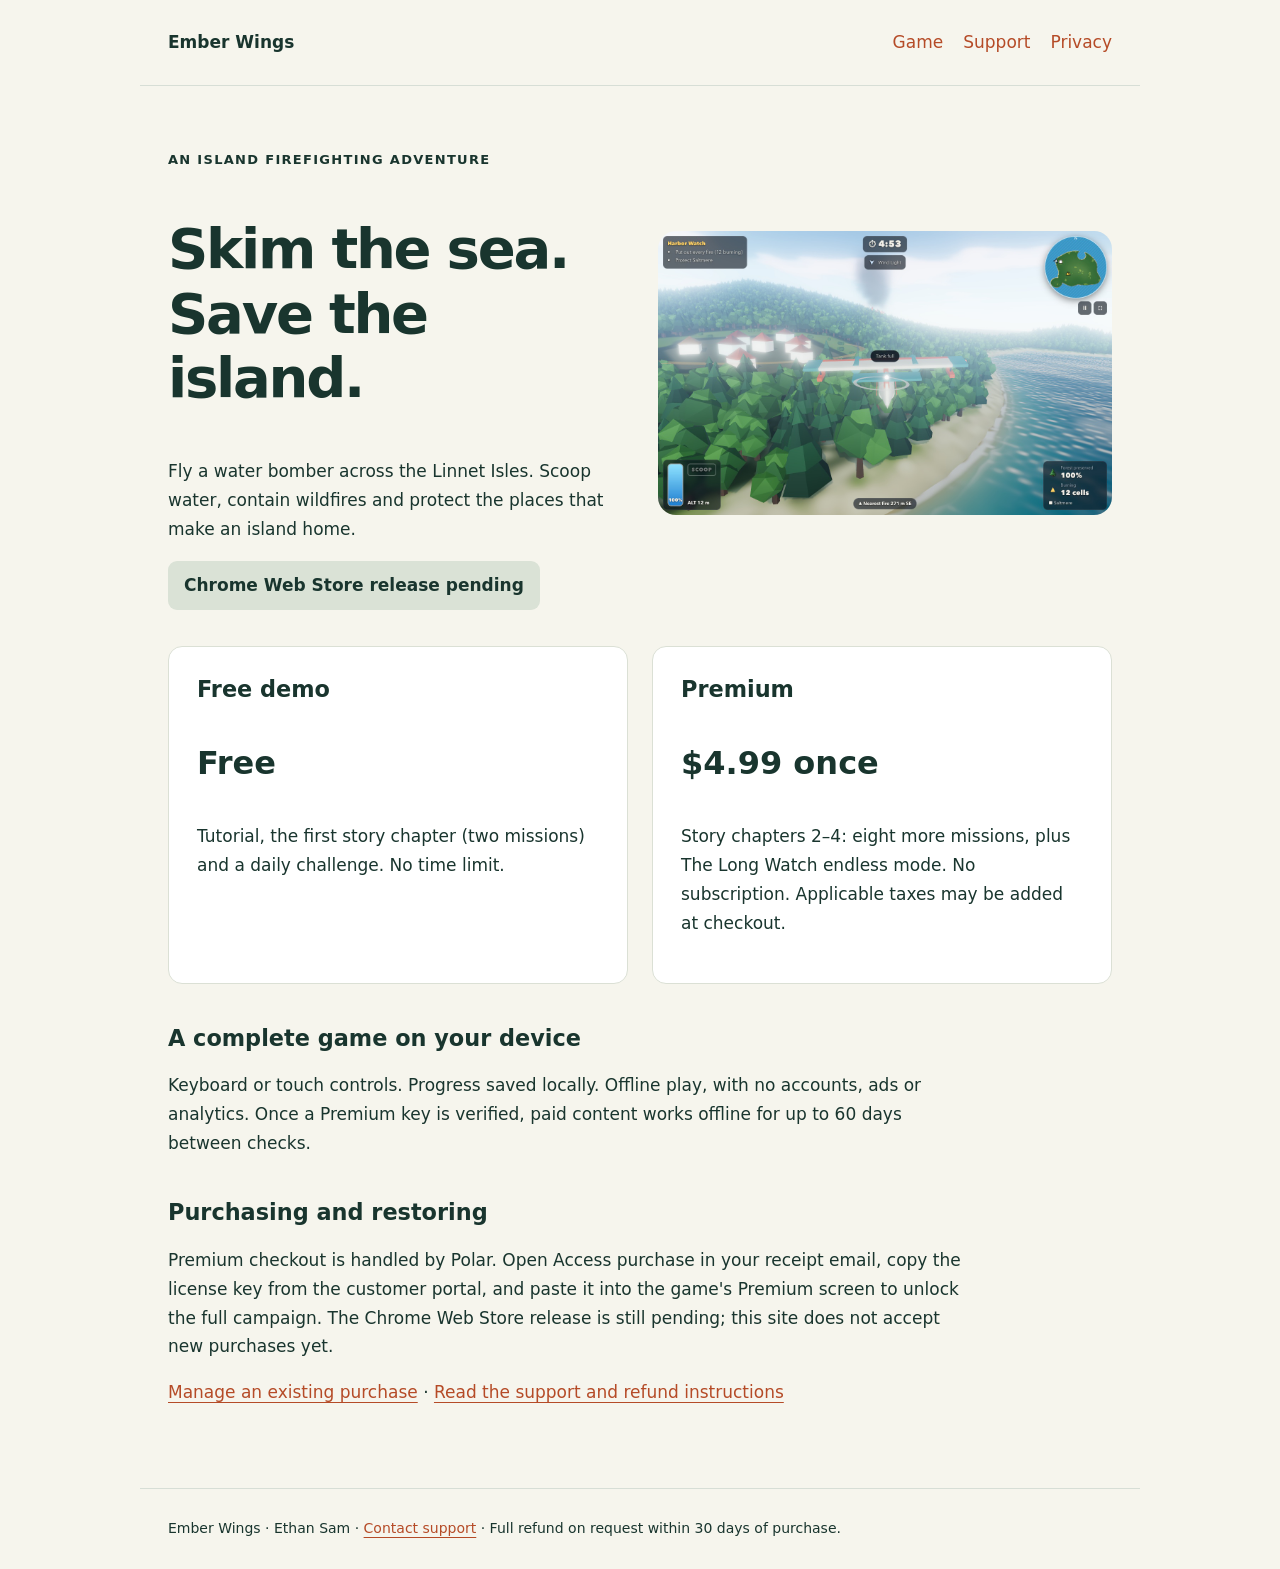
<file: index.html>
<!doctype html>
<html lang="en"><head><meta charset="utf-8"><meta name="viewport" content="width=device-width,initial-scale=1"><meta name="robots" content="index,follow"><title>Game · Ember Wings</title><link rel="stylesheet" href="style.css"></head><body>

<header><a class="brand" href="index.html">Ember Wings</a><nav aria-label="Main navigation"><a href="index.html">Game</a><a href="support.html">Support</a><a href="privacy.html">Privacy</a></nav></header><main><section class="hero"><div><p class="eyebrow">An island firefighting adventure</p><h1>Skim the sea.<br>Save the island.</h1><p>Fly a water bomber across the Linnet Isles. Scoop water, contain wildfires and protect the places that make an island home.</p><span class="badge">Chrome Web Store release pending</span></div><img src="gameplay.jpg" alt="Ember Wings water bomber flying over an island village"></section>
<section class="cards" aria-label="Free and Premium"><div class="card"><h2>Free demo</h2><p class="price">Free</p><p>Tutorial, the first story chapter (two missions) and a daily challenge. No time limit.</p></div><div class="card"><h2>Premium</h2><p class="price">$4.99 once</p><p>Story chapters 2–4: eight more missions, plus The Long Watch endless mode. No subscription. Applicable taxes may be added at checkout.</p></div></section>
<h2>A complete game on your device</h2><p>Keyboard or touch controls. Progress saved locally. Offline play, with no accounts, ads or analytics. Once a Premium key is verified, paid content works offline for up to 60 days between checks.</p><h2>Purchasing and restoring</h2><p>Premium checkout is handled by Polar. Open Access purchase in your receipt email, copy the license key from the customer portal, and paste it into the game's Premium screen to unlock the full campaign. The Chrome Web Store release is still pending; this site does not accept new purchases yet.</p><p><a href="https://polar.sh/ethan-sam/portal">Manage an existing purchase</a> · <a href="support.html">Read the support and refund instructions</a></p></main>
<footer>Ember Wings · Ethan Sam · <a href="mailto:ethanesame@gmail.com">Contact support</a> · Full refund on request within 30 days of purchase.</footer></body></html>
</file>
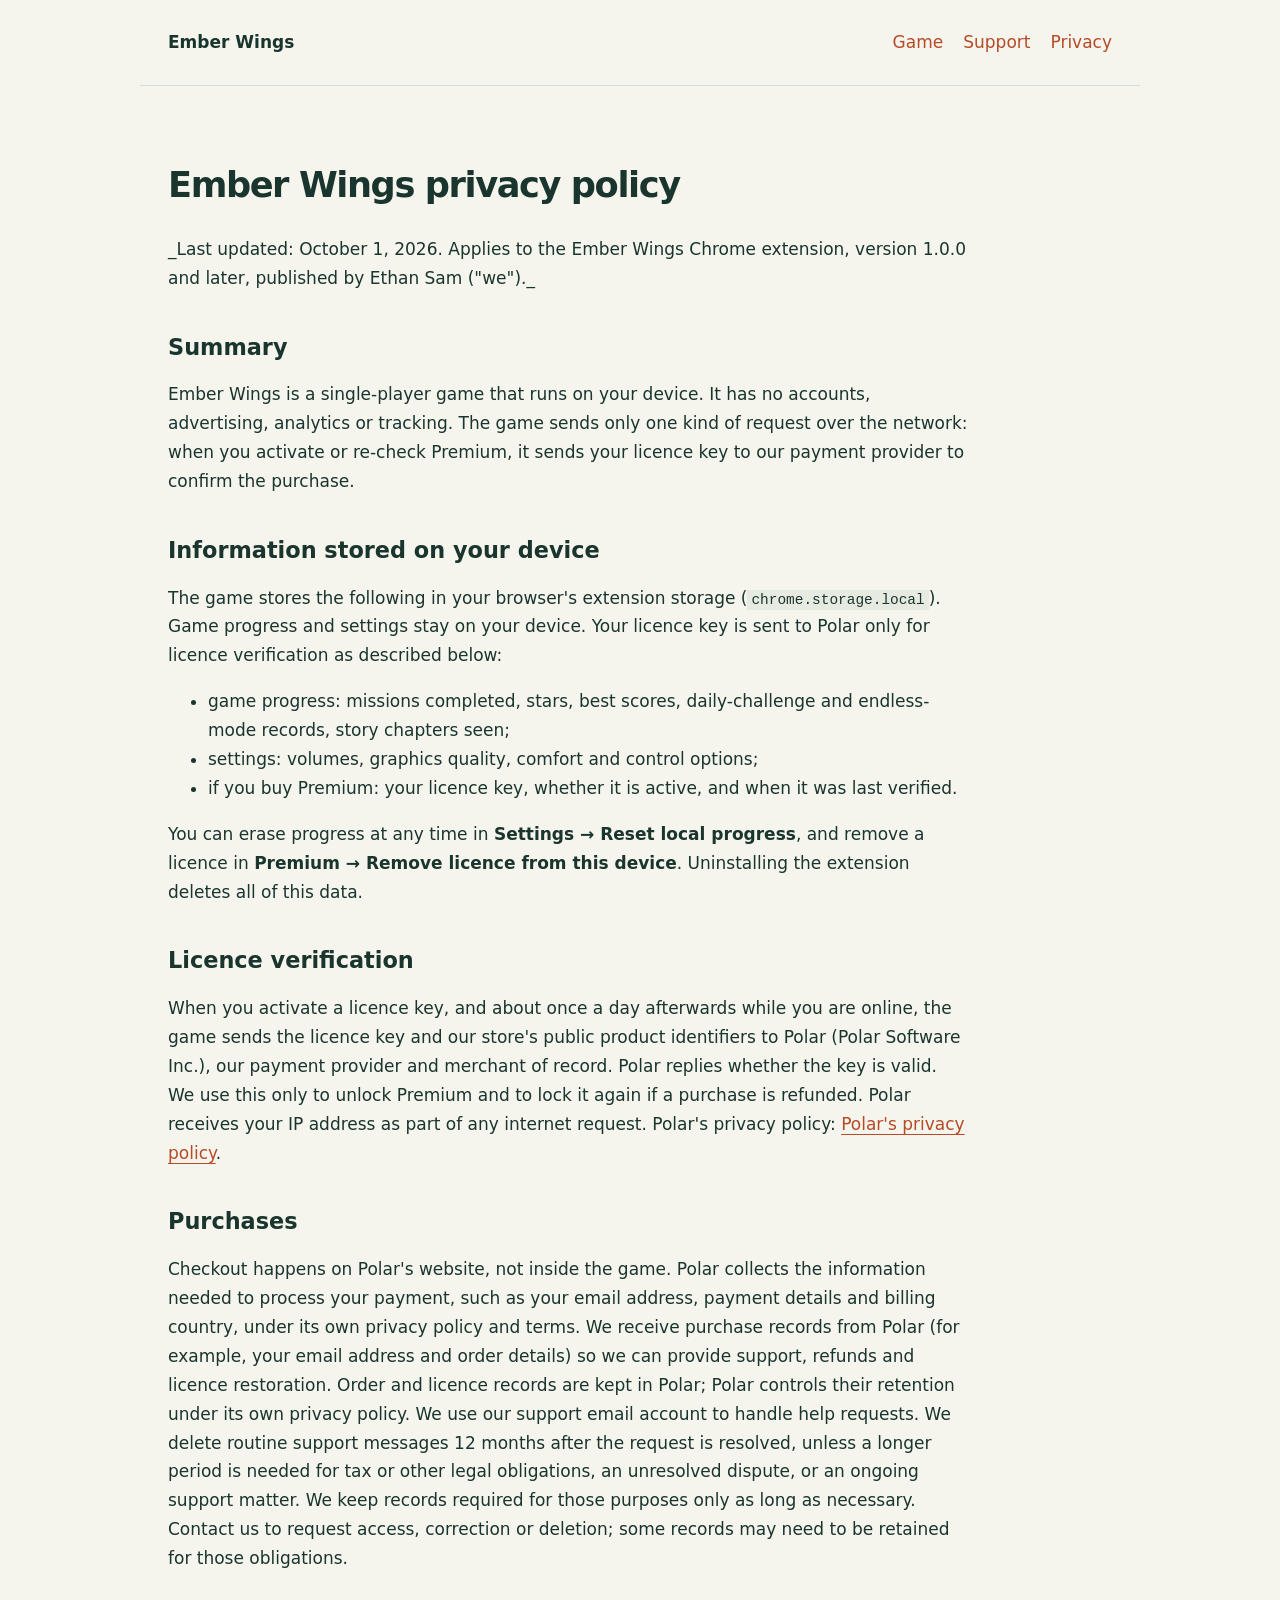
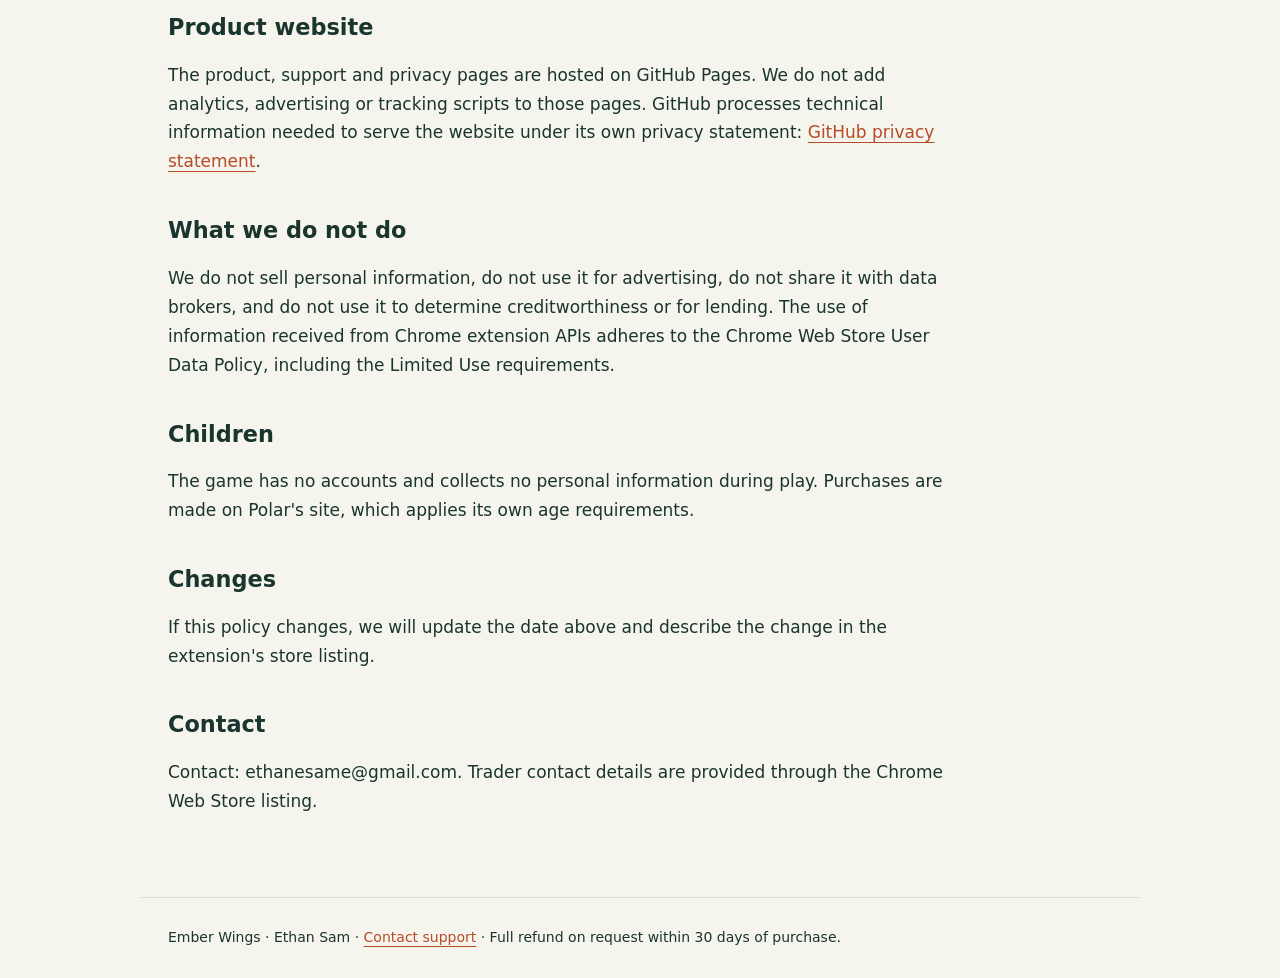
<file: privacy.html>
<!doctype html>
<html lang="en"><head><meta charset="utf-8"><meta name="viewport" content="width=device-width,initial-scale=1"><meta name="robots" content="index,follow"><title>Privacy · Ember Wings</title><link rel="stylesheet" href="style.css"></head><body>

<header><a class="brand" href="index.html">Ember Wings</a><nav aria-label="Main navigation"><a href="index.html">Game</a><a href="support.html">Support</a><a href="privacy.html">Privacy</a></nav></header><main><article><h1>Ember Wings privacy policy</h1>
<p>_Last updated: October 1, 2026. Applies to the Ember Wings Chrome extension, version 1.0.0 and later, published by Ethan Sam (&quot;we&quot;)._</p>
<h2>Summary</h2>
<p>Ember Wings is a single-player game that runs on your device. It has no accounts, advertising, analytics or tracking. The game sends only one kind of request over the network: when you activate or re-check Premium, it sends your licence key to our payment provider to confirm the purchase.</p>
<h2>Information stored on your device</h2>
<p>The game stores the following in your browser&#39;s extension storage (<code>chrome.storage.local</code>). Game progress and settings stay on your device. Your licence key is sent to Polar only for licence verification as described below:</p>
<ul><li>game progress: missions completed, stars, best scores, daily-challenge and endless-mode records, story chapters seen;</li><li>settings: volumes, graphics quality, comfort and control options;</li><li>if you buy Premium: your licence key, whether it is active, and when it was last verified.</li></ul>
<p>You can erase progress at any time in <strong>Settings → Reset local progress</strong>, and remove a licence in <strong>Premium → Remove licence from this device</strong>. Uninstalling the extension deletes all of this data.</p>
<h2>Licence verification</h2>
<p>When you activate a licence key, and about once a day afterwards while you are online, the game sends the licence key and our store&#39;s public product identifiers to Polar (Polar Software Inc.), our payment provider and merchant of record. Polar replies whether the key is valid. We use this only to unlock Premium and to lock it again if a purchase is refunded. Polar receives your IP address as part of any internet request. Polar&#39;s privacy policy: <a href="https://polar.sh/legal/privacy-policy">Polar&#39;s privacy policy</a>.</p>
<h2>Purchases</h2>
<p>Checkout happens on Polar&#39;s website, not inside the game. Polar collects the information needed to process your payment, such as your email address, payment details and billing country, under its own privacy policy and terms. We receive purchase records from Polar (for example, your email address and order details) so we can provide support, refunds and licence restoration. Order and licence records are kept in Polar; Polar controls their retention under its own privacy policy. We use our support email account to handle help requests. We delete routine support messages 12 months after the request is resolved, unless a longer period is needed for tax or other legal obligations, an unresolved dispute, or an ongoing support matter. We keep records required for those purposes only as long as necessary. Contact us to request access, correction or deletion; some records may need to be retained for those obligations.</p>
<h2>Product website</h2>
<p>The product, support and privacy pages are hosted on GitHub Pages. We do not add analytics, advertising or tracking scripts to those pages. GitHub processes technical information needed to serve the website under its own privacy statement: <a href="https://docs.github.com/en/site-policy/privacy-policies/github-general-privacy-statement">GitHub privacy statement</a>.</p>
<h2>What we do not do</h2>
<p>We do not sell personal information, do not use it for advertising, do not share it with data brokers, and do not use it to determine creditworthiness or for lending. The use of information received from Chrome extension APIs adheres to the Chrome Web Store User Data Policy, including the Limited Use requirements.</p>
<h2>Children</h2>
<p>The game has no accounts and collects no personal information during play. Purchases are made on Polar&#39;s site, which applies its own age requirements.</p>
<h2>Changes</h2>
<p>If this policy changes, we will update the date above and describe the change in the extension&#39;s store listing.</p>
<h2>Contact</h2>
<p>Contact: ethanesame@gmail.com. Trader contact details are provided through the Chrome Web Store listing.</p></article></main>
<footer>Ember Wings · Ethan Sam · <a href="mailto:ethanesame@gmail.com">Contact support</a> · Full refund on request within 30 days of purchase.</footer></body></html>
</file>
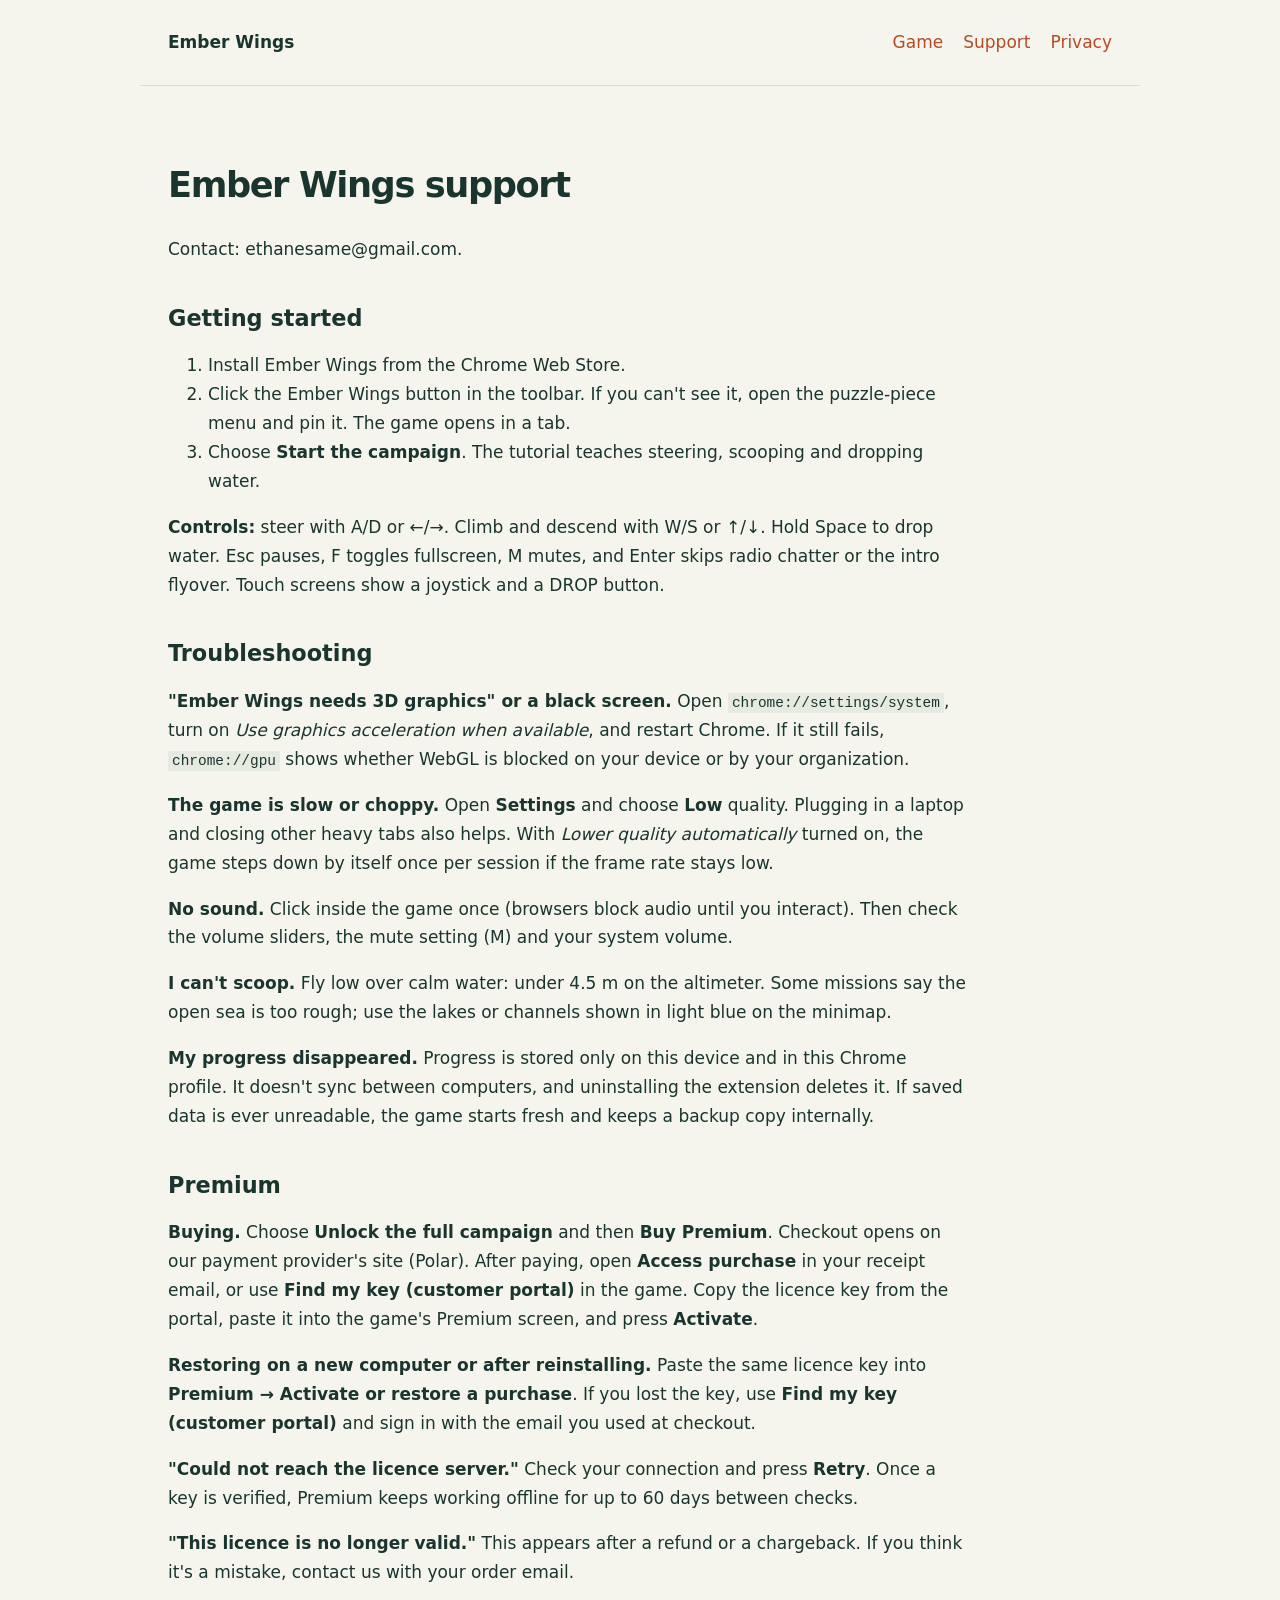
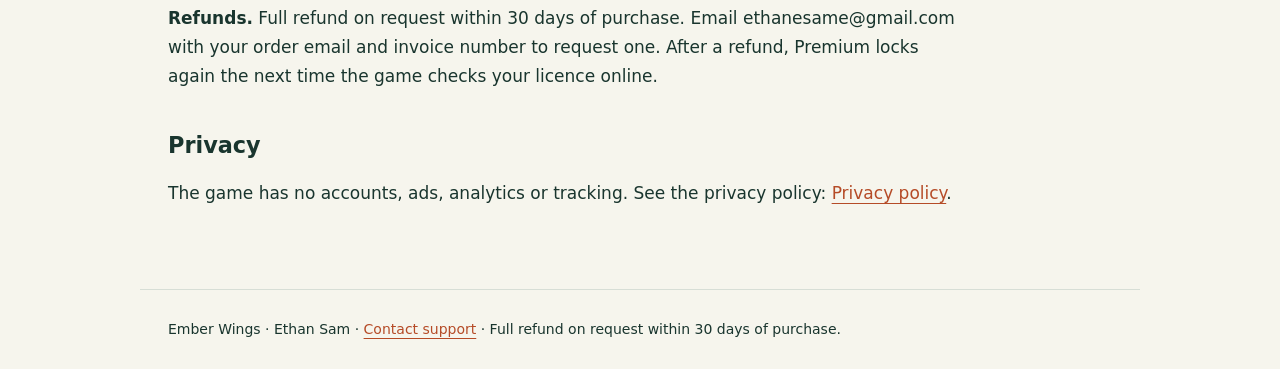
<file: support.html>
<!doctype html>
<html lang="en"><head><meta charset="utf-8"><meta name="viewport" content="width=device-width,initial-scale=1"><meta name="robots" content="index,follow"><title>Support · Ember Wings</title><link rel="stylesheet" href="style.css"></head><body>

<header><a class="brand" href="index.html">Ember Wings</a><nav aria-label="Main navigation"><a href="index.html">Game</a><a href="support.html">Support</a><a href="privacy.html">Privacy</a></nav></header><main><article><h1>Ember Wings support</h1>
<p>Contact: ethanesame@gmail.com.</p>
<h2>Getting started</h2>
<ol><li>Install Ember Wings from the Chrome Web Store.</li><li>Click the Ember Wings button in the toolbar. If you can&#39;t see it, open the puzzle-piece menu and pin it. The game    opens in a tab.</li><li>Choose <strong>Start the campaign</strong>. The tutorial teaches steering, scooping and dropping water.</li></ol>
<p><strong>Controls:</strong> steer with A/D or ←/→. Climb and descend with W/S or ↑/↓. Hold Space to drop water. Esc pauses, F toggles fullscreen, M mutes, and Enter skips radio chatter or the intro flyover. Touch screens show a joystick and a DROP button.</p>
<h2>Troubleshooting</h2>
<p><strong>&quot;Ember Wings needs 3D graphics&quot; or a black screen.</strong> Open <code>chrome://settings/system</code>, turn on <em>Use graphics acceleration when available</em>, and restart Chrome. If it still fails, <code>chrome://gpu</code> shows whether WebGL is blocked on your device or by your organization.</p>
<p><strong>The game is slow or choppy.</strong> Open <strong>Settings</strong> and choose <strong>Low</strong> quality. Plugging in a laptop and closing other heavy tabs also helps. With <em>Lower quality automatically</em> turned on, the game steps down by itself once per session if the frame rate stays low.</p>
<p><strong>No sound.</strong> Click inside the game once (browsers block audio until you interact). Then check the volume sliders, the mute setting (M) and your system volume.</p>
<p><strong>I can&#39;t scoop.</strong> Fly low over calm water: under 4.5 m on the altimeter. Some missions say the open sea is too rough; use the lakes or channels shown in light blue on the minimap.</p>
<p><strong>My progress disappeared.</strong> Progress is stored only on this device and in this Chrome profile. It doesn&#39;t sync between computers, and uninstalling the extension deletes it. If saved data is ever unreadable, the game starts fresh and keeps a backup copy internally.</p>
<h2>Premium</h2>
<p><strong>Buying.</strong> Choose <strong>Unlock the full campaign</strong> and then <strong>Buy Premium</strong>. Checkout opens on our payment provider&#39;s site (Polar). After paying, open <strong>Access purchase</strong> in your receipt email, or use <strong>Find my key (customer portal)</strong> in the game. Copy the licence key from the portal, paste it into the game&#39;s Premium screen, and press <strong>Activate</strong>.</p>
<p><strong>Restoring on a new computer or after reinstalling.</strong> Paste the same licence key into <strong>Premium → Activate or restore a purchase</strong>. If you lost the key, use <strong>Find my key (customer portal)</strong> and sign in with the email you used at checkout.</p>
<p><strong>&quot;Could not reach the licence server.&quot;</strong> Check your connection and press <strong>Retry</strong>. Once a key is verified, Premium keeps working offline for up to 60 days between checks.</p>
<p><strong>&quot;This licence is no longer valid.&quot;</strong> This appears after a refund or a chargeback. If you think it&#39;s a mistake, contact us with your order email.</p>
<p><strong>Refunds.</strong> Full refund on request within 30 days of purchase. Email ethanesame@gmail.com with your order email and invoice number to request one. After a refund, Premium locks again the next time the game checks your licence online.</p>
<h2>Privacy</h2>
<p>The game has no accounts, ads, analytics or tracking. See the privacy policy: <a href="privacy.html">Privacy policy</a>.</p></article></main>
<footer>Ember Wings · Ethan Sam · <a href="mailto:ethanesame@gmail.com">Contact support</a> · Full refund on request within 30 days of purchase.</footer></body></html>
</file>
<file: style.css>
:root{color-scheme:light;--ink:#19352e;--paper:#f6f5ed;--accent:#b54b27}*{box-sizing:border-box}body{margin:0;background:var(--paper);color:var(--ink);font:17px/1.7 system-ui,sans-serif}a{color:var(--accent);text-underline-offset:4px}a:focus-visible{outline:3px solid var(--accent);outline-offset:4px}header,main,footer{max-width:1000px;margin:auto;padding:28px}header{display:flex;justify-content:space-between;align-items:center;gap:20px;border-bottom:1px solid #d7ded6}header a{text-decoration:none}header .brand{font-weight:800;color:var(--ink)}nav{display:flex;gap:20px}main{padding-top:50px;padding-bottom:64px}h1{font-size:clamp(2rem,5vw,3.5rem);line-height:1.15;letter-spacing:-.04em}h2{margin-top:40px;font-size:1.4rem;line-height:1.3}p,li{max-width:75ch}code{font-size:.85em;background:#e6eae1;padding:2px 4px}.draft{background:#fff2cc;border-bottom:1px solid #dac47a;padding:12px 28px;font-size:14px;text-align:center}.hero{display:grid;grid-template-columns:1fr 1fr;gap:36px;align-items:center}.hero img{width:100%;border-radius:18px}.eyebrow{font-size:13px;font-weight:800;letter-spacing:.1em;text-transform:uppercase}.badge{display:inline-block;padding:10px 16px;background:#dae2d6;border-radius:9px;font-weight:650}.cards{display:grid;grid-template-columns:1fr 1fr;gap:24px;margin-top:36px}.card{padding:28px;background:#fff;border:1px solid #dbe0d5;border-radius:14px}.card h2{margin-top:0}.price{font-size:32px;font-weight:800}footer{border-top:1px solid #d7ded6;font-size:14px}article{max-width:800px}article h1{font-size:2.2rem}@media(max-width:700px){header{align-items:flex-start;flex-direction:column}.hero,.cards{grid-template-columns:1fr}main{padding-top:28px}}
</file>
